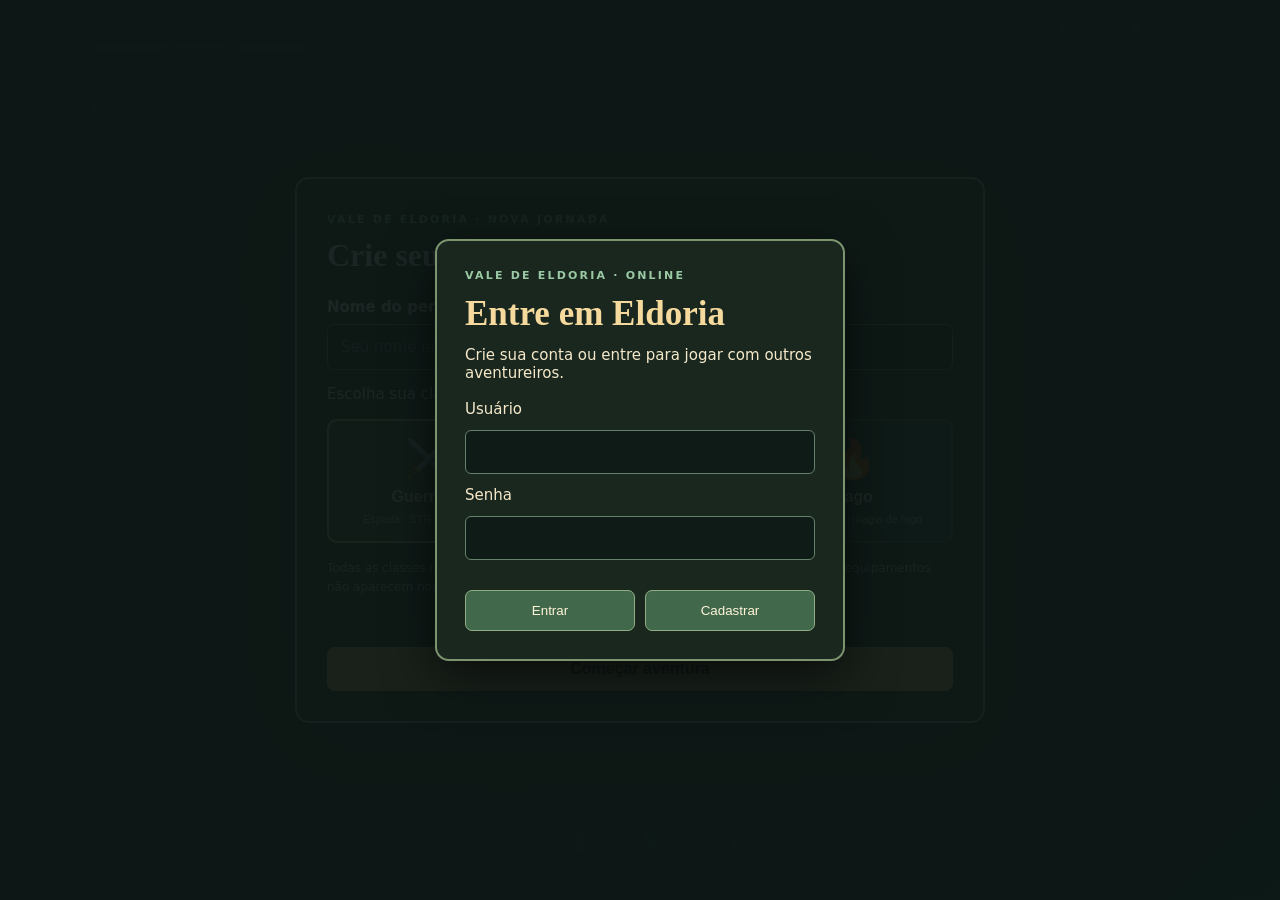
<file: index.html>
<!DOCTYPE html>

<html lang="pt-BR"><head><meta charset="utf-8"/><meta content="width=device-width,initial-scale=1" name="viewport"/><title>Vale de Eldoria — Ferreiro e Equipamentos</title><link href="style.css" rel="stylesheet"/></head><body>
<main class="layout"><header><div><span class="eyebrow">MINI RPG · PROTÓTIPO</span><h1>Vale de Eldoria</h1></div><div class="hint">Mover: <kbd>W</kbd><kbd>A</kbd><kbd>S</kbd><kbd>D</kbd> ou setas · <kbd>E</kbd> loja · Ataque automático · <kbd>Q</kbd> poção</div></header><section class="game"><div id="online-gate" class="online-gate" role="dialog" aria-label="Acesso online">
 <form id="online-auth-form" class="online-card">
 <span class="eyebrow">VALE DE ELDORIA · ONLINE</span><h1>Entre em Eldoria</h1>
 <p>Crie sua conta ou entre para jogar com outros aventureiros.</p>
 <label for="online-username">Usuário</label><input id="online-username" minlength="3" maxlength="24" required autocomplete="username"/>
 <label for="online-password">Senha</label><input id="online-password" type="password" minlength="8" required autocomplete="current-password"/>
 <p id="online-error" aria-live="polite"></p><div class="online-buttons">
 <button type="submit" name="action" value="login">Entrar</button>
 <button type="submit" name="action" value="register">Cadastrar</button></div>
 </form></div><div id="character-creation" class="creation-screen" role="dialog" aria-modal="true" aria-label="Criar personagem"><div class="creation-panel"><span class="eyebrow">VALE DE ELDORIA · NOVA JORNADA</span><h1>Crie seu aventureiro</h1><label for="new-hero-name">Nome do personagem</label><input id="new-hero-name" maxlength="20" autocomplete="off" placeholder="Seu nome em Eldoria" value=""/><p>Escolha sua classe inicial</p><div class="class-cards" id="class-cards"><button type="button" data-class="warrior" class="active"><span>⚔️</span><strong>Guerreiro</strong><small>Espada · STR · resistência</small></button><button type="button" data-class="archer"><span>🏹</span><strong>Arqueiro</strong><small>Arco · DEX · ataques à distância</small></button><button type="button" data-class="mage"><span>🔥</span><strong>Mago</strong><small>Cajado · INT · magia de fogo</small></button></div><p class="creation-note">Todas as classes recebem um conjunto inicial de couro, anel e colar exclusivos. Esses equipamentos não aparecem nos drops.</p><p id="creation-error" aria-live="polite"></p><button type="button" id="begin-adventure">Começar aventura</button></div></div><div id="ranking-panel" class="ranking-panel hidden"><div class="ranking-head"><strong>🏆 Ranking de Eldoria</strong><button id="ranking-close" type="button">✕</button></div><div class="ranking-scroll"><table><thead><tr><th>#</th><th>Personagem</th><th>Classe</th><th>Nível</th><th>XP</th></tr></thead><tbody id="ranking-rows"></tbody></table></div></div><canvas aria-label="Mapa do RPG" height="576" id="world" width="960"></canvas><a class="catalog-link catalog-ingame" href="catalogo.html" target="_blank" rel="noopener noreferrer" title="Abrir catálogo e simulador em outra aba">📚 Catálogo</a><div class="online-indicator"><span id="online-status">🔴 Offline</span><button id="ranking-toggle" type="button">🏆 Ranking</button><button id="online-logout" type="button">Sair</button></div><div class="hud"><div class="avatar" id="class-emblem">⚔</div><div class="hud-info"><div class="hud-title"><small id="level">Nv 1</small><strong id="hero-name">Aventureiro</strong><span id="hud-class">Guerreiro</span></div><div class="bar"><span id="hp-bar"></span><small id="hp-text">100 / 100 HP</small></div><div class="mp-bar"><span id="mp-bar"></span><small id="mp-text">40 / 40 MP</small></div><div class="xp-bar"><span id="xp-bar"></span></div><small id="xp-text">XP 0 / 40</small><div class="wallet">🪙 <span id="gold">0</span> ouro · 🎒 <span id="bag-count">0/30</span> · 🧪 <span id="potions">3</span> poções</div></div></div><button class="inventory-toggle" id="inventory-toggle" type="button" hidden aria-hidden="true" tabindex="-1">🎒 Inventário (I)</button><button class="character-toggle" id="character-toggle" type="button" hidden aria-hidden="true" tabindex="-1">🧙 Personagem (C)</button><div class="location" id="location">🌿 Clareira dos Slimes</div><div aria-live="polite" class="toast" id="toast"></div><button class="shop-toggle" id="shop-toggle" type="button" hidden aria-hidden="true" tabindex="-1">🏪 Loja (E perto)</button><button class="smith-toggle" id="smith-toggle" type="button" hidden aria-hidden="true" tabindex="-1">⚒️ Ferreiro (E perto)</button><div aria-label="Loja de Eldoria" aria-modal="true" class="shop hidden" id="shop" role="dialog"><div class="shop-panel"><div class="inventory-heading"><div><span class="eyebrow">MERCADOR DE ELDORIA</span><h2>🏪 Armazém do Refúgio</h2></div><button id="shop-close" type="button">✕ Fechar</button></div><p>Seu saldo: 🪙 <strong id="shop-gold">0</strong> ouro · ⏳ Nova oferta em <strong id="shop-timer">05:00</strong></p><p class="inventory-note">Estoque rotativo a cada 5 minutos. Tiers altos têm chances melhores de raridades elevadas. Cada compra gera afixos aleatórios.</p><div class="shop-items" id="shop-items"></div><p aria-live="polite" id="shop-message"></p></div></div><div aria-label="Ferreiro" class="shop hidden" id="smith" role="dialog"><div class="shop-panel smith-panel"><div class="inventory-heading"><div><span class="eyebrow">OFICINA DE ELDORIA</span><h2>⚒️ Ferreiro — Refinamento</h2></div><button id="smith-close" type="button">✕ Fechar</button></div><p>Ouro disponível: 🪙 <strong id="smith-gold">0</strong></p><p class="inventory-note">Escolha um equipamento na bolsa ou equipado. Cada tentativa consome apenas ouro, inclusive se falhar.</p><div class="smith-items" id="smith-items"></div><p aria-live="polite" id="smith-message"></p></div></div><div aria-label="Inventário" aria-modal="true" class="inventory hidden" id="inventory" role="dialog"><div class="inventory-panel"><div class="inventory-heading"><div><span class="eyebrow">EQUIPAMENTOS E LOOT</span><h2>Inventário <small id="inventory-capacity">0 / 30</small></h2></div><button id="inventory-close" type="button">✕ Fechar</button></div><div class="inventory-content"><section class="bag-section"><h3>Bolsa</h3><div class="inventory-grid" id="inventory-grid"></div><p class="inventory-note">Passe o mouse para ver os atributos. Clique para selecionar e equipar.</p></section><section class="inventory-side"><h3>Equipamentos</h3><div id="equipment-list"></div><div id="stats-list" class="inventory-summary"></div><div class="inventory-actions"><button disabled="" id="item-equip" type="button">Equipar</button><button disabled="" id="item-discard" type="button">🗑 Descartar</button><button id="item-discard-all" type="button">🪙 Vender tudo</button></div></section></div></div></div><div aria-label="Atributos do personagem" class="character hidden" id="character" role="dialog"><div class="character-panel wyd-panel"><div class="inventory-heading"><div><span class="eyebrow">FICHA DO AVENTUREIRO</span><h2>⚔ Personagem</h2></div><button id="character-close" type="button">✕</button></div><div class="wyd-tabs" role="tablist"><button id="tab-basic" class="active" type="button" role="tab" aria-selected="true">Básico</button><button id="tab-advanced" type="button" role="tab" aria-selected="false">Avançado</button></div><section id="character-basic" class="wyd-tab"><div id="basic-identity" class="wyd-identity"></div><div class="wyd-point-head">Pontos disponíveis: <strong id="stat-points">0</strong></div><div class="stat-rows"><div>💪 FOR <strong id="stat-str">5</strong><button id="add-str" type="button">+</button></div><div>🔮 INT <strong id="stat-int">5</strong><button id="add-int" type="button">+</button></div><div>⚡ DES <strong id="stat-dex">5</strong><button id="add-dex" type="button">+</button></div><div>❤️ CON <strong id="stat-con">5</strong><button id="add-con" type="button">+</button></div></div><div id="basic-stats" class="wyd-stat-table"></div><p class="wyd-note">Pontos por nível configuráveis · Distribuição permanente</p></section><section id="character-advanced" class="wyd-tab hidden"><div id="derived-stats" class="wyd-stat-table"></div></section></div></div><div class="item-tooltip hidden" id="item-tooltip" role="tooltip"></div><div class="confirm-discard hidden" id="confirm-discard"><div class="confirm-card"><h3 id="discard-title">Descartar item?</h3><p id="discard-description">Descartar <strong id="discard-name"></strong> permanentemente?</p><div><button id="discard-no">Cancelar</button><button id="discard-yes">Confirmar</button></div></div></div><div class="shop hidden" id="skill-shop" role="dialog" aria-label="Mestre de Habilidades"><div class="shop-panel"><div class="inventory-heading"><div><span class="eyebrow">MESTRE DE HABILIDADES</span><h2>✨ Academia Arcana</h2></div><button id="skill-shop-close" type="button">✕ Fechar</button></div><p>Ouro: 🪙 <strong id="skill-shop-gold">0</strong></p><p class="inventory-note">Compre habilidades permanentes ao atingir o nível exigido. Cada classe possui três habilidades próprias nos níveis 5, 20 e 30. Teclas 1, 2 e 3.</p><div id="skill-shop-items" class="shop-items"></div></div></div><div class="action-hud" aria-label="Barra de atalhos e magias"><div class="action-hud-heading"><span>⚡ ATALHOS & MAGIAS</span><small>Combate automático</small></div><div class="action-hud-content"><div class="quick-actions"><button type="button" id="quick-potion" title="Usar poção (Q)">🧪<small>Q · Poção</small></button><button type="button" id="quick-inventory" title="Inventário (I)">🎒<small>I · Bolsa</small></button><button type="button" id="quick-character" title="Personagem (C)">🛡️<small>C · Status</small></button></div><button type="button" id="auto-skill-toggle" class="auto-skill-button" aria-pressed="false" title="Ativar ou desativar uso automático das habilidades">✨<small>Auto Skill OFF</small></button><div class="action-hud-divider"></div><div class="skill-bar" id="skill-bar"></div></div></div></section><footer><span>⚔ Monstros perseguem você fora do refúgio. Ataque automático; 1–8 habilidades; Q usa poção; C distribui atributos.</span><span>Etapa 42 — PvE compartilhado · KS</span></footer><div class="mobile-controls"><button data-dir="up">▲</button><div><button data-dir="left">◀</button><button data-dir="down">▼</button><button data-dir="right">▶</button></div><div><button id="mobile-potion">🧪 Poção</button></div></div></main><script>document.addEventListener("DOMContentLoaded",()=>{document.getElementById("mobile-potion").onclick=()=>usePotion(performance.now());document.getElementById("quick-potion").onclick=()=>usePotion(performance.now());document.getElementById("quick-inventory").onclick=()=>document.getElementById("inventory-toggle").click();document.getElementById("quick-character").onclick=()=>document.getElementById("character-toggle").click();});</script><script src="config/rules.js"></script><script src="inventory.js"></script><script src="combat.js"></script><script src="shop.js"></script><script src="smith.js"></script><script src="client/online.js"></script><script src="game.js"></script></body></html>
</file>
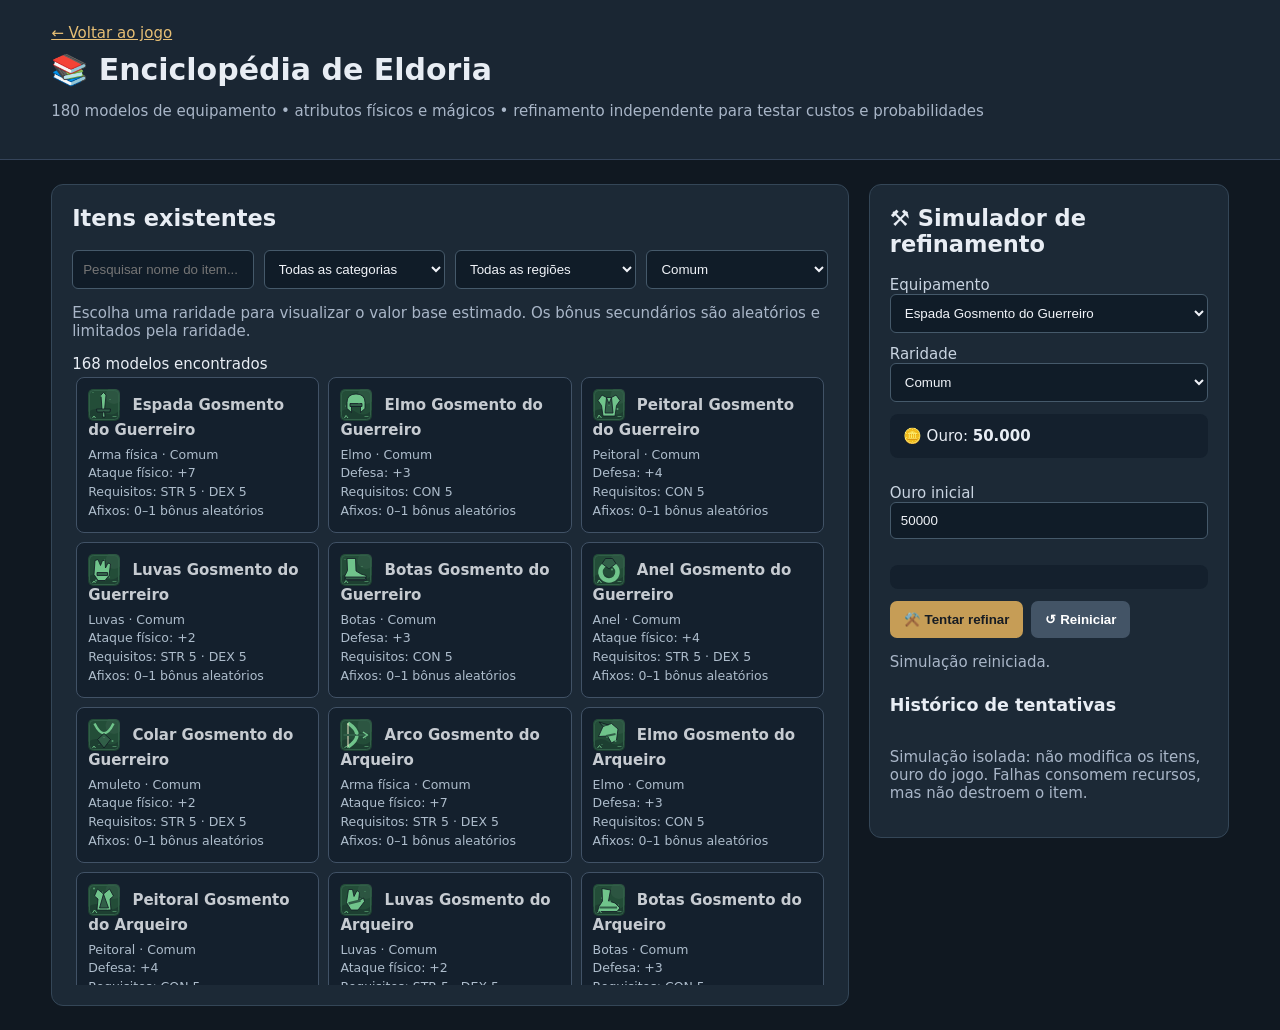
<file: catalogo.html>
<!doctype html><html lang="pt-BR"><head><meta charset="utf-8"><meta name="viewport" content="width=device-width, initial-scale=1"><title>Catálogo e Simulador — Eldoria</title><link rel="stylesheet" href="catalogo.css"></head><body><header><a href="index.html">← Voltar ao jogo</a><h1>📚 Enciclopédia de Eldoria</h1><p>180 modelos de equipamento • atributos físicos e mágicos • refinamento independente para testar custos e probabilidades</p></header><main><section class="card"><h2>Itens existentes</h2><div class="filters"><input id="search" placeholder="Pesquisar nome do item..." aria-label="Pesquisar"><select id="category"><option value="">Todas as categorias</option></select><select id="region"><option value="">Todas as regiões</option></select><select id="rarity"><option value="common">Comum</option><option value="uncommon">Incomum</option><option value="rare">Raro</option><option value="veryrare">Muito raro</option><option value="epic">Épico</option><option value="legendary">Legendário</option></select></div><p class="hint">Escolha uma raridade para visualizar o valor base estimado. Os bônus secundários são aleatórios e limitados pela raridade.</p><div id="catalog-count"></div><div id="catalog" class="catalog"></div></section><aside class="card"><h2>⚒️ Simulador de refinamento</h2><label>Equipamento <select id="sim-item"></select></label><label>Raridade <select id="sim-rarity"><option value="common">Comum</option><option value="uncommon">Incomum</option><option value="rare">Raro</option><option value="veryrare">Muito raro</option><option value="epic">Épico</option><option value="legendary">Legendário</option></select></label><div class="wallet">🪙 Ouro: <strong id="gold">50000</strong></div><div class="filters"><label>Ouro inicial <input id="gold-input" type="number" min="0" value="50000"></label></div><div id="sim-info"></div><div class="buttons"><button id="attempt">⚒️ Tentar refinar</button><button id="reset" class="secondary">↺ Reiniciar</button></div><p id="sim-result" aria-live="polite"></p><h3>Histórico de tentativas</h3><div id="history"></div><p class="hint">Simulação isolada: não modifica os itens, ouro do jogo. Falhas consomem recursos, mas não destroem o item.</p></aside></main><script src="catalog-data.js"></script><script src="catalogo.js"></script></body></html>
</file>
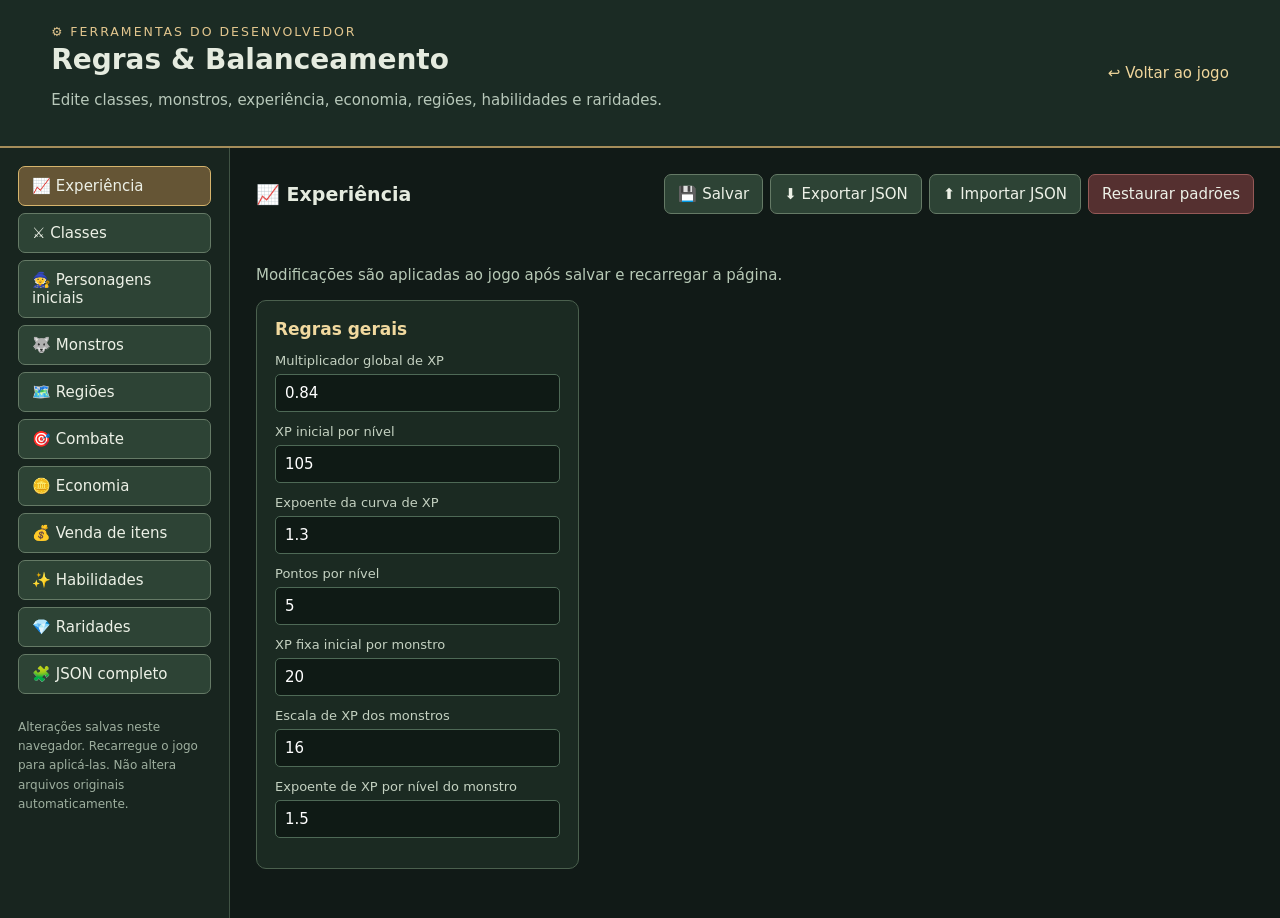
<file: painel.html>
<!doctype html><html lang="pt-BR"><head><meta charset="utf-8"><meta name="viewport" content="width=device-width,initial-scale=1"><title>Painel de Balanceamento — Eldoria</title><link rel="stylesheet" href="painel.css"></head><body><header><div><small>⚙️ FERRAMENTAS DO DESENVOLVEDOR</small><h1>Regras & Balanceamento</h1><p>Edite classes, monstros, experiência, economia, regiões, habilidades e raridades.</p></div><a href="index.html">↩ Voltar ao jogo</a></header><main><aside><nav id="tabs"></nav><div class="note">Alterações salvas neste navegador. Recarregue o jogo para aplicá-las. Não altera arquivos originais automaticamente.</div></aside><section class="workspace"><div class="toolbar"><h2 id="section-title">Configurações</h2><div class="actions"><button id="save">💾 Salvar</button><button id="export">⬇ Exportar JSON</button><label class="upload">⬆ Importar JSON<input type="file" id="import" accept="application/json" hidden></label><button id="reset" class="danger">Restaurar padrões</button></div></div><p id="message" aria-live="polite"></p><div id="content"></div></section></main><script src="config/rules.js"></script><script src="painel.js"></script></body></html>
</file>
<file: style.css>
*{box-sizing:border-box}body{margin:0;background:#101a17;color:#e9f2e7;font:15px system-ui,Segoe UI,sans-serif}.layout{max-width:1050px;margin:28px auto;padding:0 18px}header,footer{display:flex;align-items:center;justify-content:space-between;gap:20px}header{margin-bottom:18px}.eyebrow{color:#9bc9a4;letter-spacing:.2em;font-size:11px;font-weight:700}h1{font-family:Georgia,serif;font-size:35px;margin:4px 0}.hint,footer{color:#b1c1b5;font-size:13px}kbd{background:#30463b;border:1px solid #5a7563;border-radius:4px;padding:3px 7px;margin:0 2px;color:white}.game{position:relative;border:5px solid #354e3d;border-radius:13px;overflow:hidden;box-shadow:0 18px 55px #0008;background:#314e35}canvas{display:block;width:100%;height:auto;image-rendering:pixelated}.hud,.location,.toast{position:absolute;background:#16231cdb;border:1px solid #66856a;border-radius:8px}.hud{top:15px;left:15px;display:flex;gap:12px;padding:10px 14px;min-width:210px}.hud small{color:#c3d6c2;font-size:11px}.avatar{background:#486b50;padding:11px;border-radius:6px;font-size:24px}.bar{background:#49342e;width:140px;height:10px;margin:7px 0 2px;border-radius:4px;overflow:hidden}.bar span{display:block;background:#db6b62;width:100%;height:100%}.location{top:15px;right:15px;padding:10px 13px;font-size:12px}.toast{left:50%;bottom:22px;transform:translateX(-50%);padding:10px 15px;opacity:0;transition:opacity .2s;pointer-events:none;white-space:nowrap}.toast.show{opacity:1}footer{padding:15px 2px}.mobile-controls{display:none;text-align:center;margin-top:15px}.mobile-controls button{background:#314b3a;color:#fff;border:1px solid #7da887;border-radius:8px;width:55px;height:46px;margin:3px;touch-action:none}@media(max-width:750px){header{display:block}.hint{margin-top:12px}.location{top:auto;bottom:12px;right:12px}.hud{transform:scale(.8);transform-origin:top left}.mobile-controls{display:block}footer{font-size:11px}}

.xp-bar{background:#344b3e;width:140px;height:5px;margin:5px 0 2px;border-radius:3px;overflow:hidden}.xp-bar span{display:block;width:0;background:#d9b968;height:100%}.wallet{font-size:11px;margin-top:6px;color:#ead7a6}.battle{position:absolute;inset:0;z-index:5;background:#101a17e8;display:grid;place-items:center;padding:15px}.hidden{display:none!important}.battle-panel{width:min(680px,100%);background:#203128;border:2px solid #66856a;border-radius:12px;box-shadow:0 15px 60px #0009;overflow:hidden}.battle-heading{display:flex;justify-content:space-between;align-items:center;padding:15px 22px;background:#293e31;gap:12px}.battle-heading h2{margin:4px 0;font:27px Georgia,serif}.battle-heading span{font-size:12px;color:#c2d4c1}.enemy-health{text-align:right}.enemy-health .bar{width:140px;margin-left:auto}.battle-stage{display:flex;align-items:center;justify-content:space-around;min-height:185px;background:#3e5b42;padding:15px}.fighter{display:flex;align-items:center;flex-direction:column;gap:5px}.fighter-art{font-size:60px;filter:drop-shadow(0 6px 2px #0004)}.fighter span{font-size:12px}.versus{color:#e7d2a2;font:bold 19px Georgia,serif}.battle-bottom{padding:15px 20px}.battle-log{height:88px;overflow-y:auto;background:#14221b;border:1px solid #49624d;padding:8px 12px;font-size:12px;line-height:1.65;margin-bottom:12px}.battle-log p{margin:2px 0}.battle-actions{display:grid;grid-template-columns:repeat(2,1fr);gap:9px}.battle-actions button,.continue{padding:11px;background:#385840;border:1px solid #7da887;color:#fff;border-radius:7px;font-weight:650;cursor:pointer}.battle-actions button:hover:not(:disabled),.continue:hover{background:#507459}.battle-actions button:disabled{opacity:.45;cursor:wait}.continue{width:100%;background:#8c6c38}.battle-result{font-weight:700;color:#f4d389}@media(max-width:600px){.battle{padding:5px}.battle-heading{padding:8px 12px}.battle-stage{min-height:125px}.fighter-art{font-size:38px}.battle-bottom{padding:8px}.battle-log{height:65px}.battle-actions button{padding:8px}.battle-heading h2{font-size:20px}}

/* Etapa 3: inventário */
.inventory-toggle{position:absolute;z-index:2;right:15px;top:59px;background:#1e3227;color:#eaf5e9;border:1px solid #8aa98b;padding:9px 13px;border-radius:7px;cursor:pointer;font-weight:650}.inventory{position:absolute;inset:0;z-index:6;background:#101a17ec;display:grid;place-items:center;padding:12px}.inventory-panel{width:min(800px,100%);max-height:100%;overflow-y:auto;background:#203128;border:2px solid #66856a;border-radius:12px}.inventory-heading{padding:13px 18px;background:#293e31;display:flex;justify-content:space-between;align-items:center;gap:10px}.inventory-heading h2{margin:3px 0;font:25px Georgia,serif}.inventory-heading small{font:13px system-ui;color:#b7ceb8}.inventory-heading button,.inventory-actions button{background:#385840;color:white;border:1px solid #7da887;border-radius:6px;padding:9px;cursor:pointer}.inventory-content{display:grid;grid-template-columns:1.1fr 1fr;gap:18px;padding:16px}.inventory-content h3{font-size:14px;margin:4px 0 12px;color:#c9ddc8}.inventory-grid{display:grid;grid-template-columns:repeat(6,minmax(0,1fr));gap:6px}.item-slot{height:48px;background:#14251b;color:#a4b6a8;border:1px solid #42594a;border-radius:6px;font-size:23px;cursor:pointer}.item-slot:disabled{opacity:.55;cursor:default}.inventory-note{font-size:11px;color:#b6c8b7;line-height:1.5}.equip-row{display:block;width:100%;margin-bottom:5px;text-align:left;background:#182b20;border:1px solid #45614c;border-radius:5px;color:#dce8dc;padding:7px;font-size:12px;cursor:pointer}.equip-row:disabled{opacity:.7;cursor:default}.rarity-common{border-color:#84948a}.rarity-uncommon{border-color:#5abf7c}.rarity-rare{border-color:#4e98e9}.rarity-epic{border-color:#bd7aef}.rarity-legendary{border-color:#f0b84f}.rarity-mythic{border-color:#f06e78}.selected{outline:2px solid #fff;outline-offset:1px}.item-details{min-height:90px;background:#14251b;border:1px solid #42594a;border-radius:6px;margin-top:12px;padding:10px;font-size:12px}.item-details p{margin:5px 0}.inventory-actions{display:flex;gap:8px;margin-top:9px}.inventory-actions button{flex:1}.inventory-actions button:disabled{opacity:.4;cursor:default}#stats-list{font-size:13px;margin-bottom:8px}@media(max-width:620px){.inventory-content{grid-template-columns:1fr;gap:8px}.inventory-panel{max-height:100%}.item-slot{height:38px}.inventory-toggle{top:auto;bottom:50px;right:10px;font-size:11px;padding:7px}}

/* Etapa 4: atributos e barra de magia */
.mp-bar{height:5px;background:#25364e;border-radius:4px;overflow:hidden;margin-top:5px}.mp-bar span{display:block;height:100%;width:100%;background:#6d9fe8}
.character-toggle{position:absolute;right:16px;top:64px;z-index:4;border:1px solid #65735d;background:#1f3329;color:#f4ead2;border-radius:8px;padding:9px 13px;cursor:pointer}
.character{position:absolute;inset:0;z-index:12;background:#07100bd9;display:flex;align-items:center;justify-content:center;padding:16px}.character.hidden{display:none}.character-panel{width:min(510px,100%);background:#18251e;color:#f4ead2;border:1px solid #69866a;border-radius:14px;padding:22px;box-shadow:0 20px 60px #0008}.stat-rows{display:grid;gap:9px;margin:16px 0}.stat-rows>div{display:flex;align-items:center;gap:12px;justify-content:space-between;background:#25362b;border-radius:8px;padding:10px}.stat-rows strong{margin-left:auto}.stat-rows button{background:#81ad75;border:0;border-radius:6px;padding:7px 13px;font-weight:bold;cursor:pointer}.stat-rows button:disabled{opacity:.35;cursor:not-allowed}#derived-stats{line-height:1.7;color:#e4d4a8}

/* Etapa 6 — loja */
.shop-toggle{position:absolute;right:15px;top:110px;z-index:4;background:#58462e;border:1px solid #d2a963;border-radius:7px;color:#fff;padding:9px 12px;cursor:pointer}.shop{position:absolute;inset:0;z-index:15;background:#07100be8;display:grid;place-items:center;padding:15px}.shop-panel{background:#203128;border:2px solid #a78a52;border-radius:12px;width:min(650px,100%);max-height:100%;overflow-y:auto;padding:0 16px 15px}.shop-panel .inventory-heading{margin:0 -16px 12px}.shop-panel h2{margin:3px 0;font:24px Georgia,serif}.shop-items{display:grid;gap:8px}.shop-item{display:flex;justify-content:space-between;align-items:center;gap:10px;background:#15251b;border:1px solid #4b614b;border-radius:8px;padding:10px}.shop-item small{display:block;color:#b7c9b7;margin-top:4px}.shop-item button{white-space:nowrap;background:#755b30;color:#fff;border:1px solid #b99a59;border-radius:6px;padding:9px;cursor:pointer}.shop-item button:disabled{opacity:.4;cursor:not-allowed}.shop-panel .inventory-heading button{background:#385840;color:white;border:1px solid #7da887;border-radius:6px;padding:9px;cursor:pointer}#shop-message{color:#e6d08b}@media(max-width:620px){.shop-toggle{top:auto;bottom:87px;right:10px;font-size:11px;padding:7px}.shop-item{font-size:12px}}

.affix-line{color:#f3d58b;font-weight:700;line-height:1.5}.shop-item small{display:block;margin-top:3px}

/* Etapa 8 — mapa em tela cheia, painéis laterais estilo RPG clássico */
html,body{width:100%;height:100%;overflow:hidden}.layout{width:100vw;height:100dvh;max-width:none;margin:0;padding:0;position:relative}header,footer{display:none}.game{width:100%;height:100%;border:0;border-radius:0;box-shadow:none}canvas{width:100%;height:100%;object-fit:fill}.hud{z-index:3;top:12px;left:12px;transform:scale(.88);transform-origin:top left}.location{top:12px;right:12px;z-index:3}.inventory-toggle,.character-toggle,.shop-toggle,.smith-toggle{z-index:4;right:12px;top:auto;bottom:12px}.character-toggle{right:160px}.shop-toggle{right:300px}.smith-toggle{right:435px;background:#4a3930;border:1px solid #d0a66c;color:#fff;border-radius:7px;padding:9px 12px;cursor:pointer}.inventory,.character{background:transparent;pointer-events:none;display:block;padding:0;z-index:10}.inventory-panel,.character-panel{pointer-events:auto;position:absolute;top:50px;max-height:calc(100dvh - 110px);overflow-y:auto;background:#1b211feF;border:2px solid #777b72;border-radius:5px;box-shadow:0 8px 32px #000b;padding:0}.inventory-panel{right:14px;width:340px}.character-panel{left:14px;width:310px;padding:0 12px 14px}.inventory-heading{padding:9px 11px;background:#2b302e}.inventory-heading h2{font:20px Georgia,serif}.inventory-content{display:flex;flex-direction:column;gap:5px;padding:9px}.inventory-content h3{font-size:12px;margin:5px 0}.inventory-grid{grid-template-columns:repeat(6,minmax(0,1fr));gap:3px}.item-slot{height:43px;position:relative;border-radius:2px;font-size:21px}.slot-refine{position:absolute;bottom:1px;right:2px;font-size:9px;color:#ffe19b}.inventory-side{font-size:11px}.equip-row{display:inline-block;width:calc(50% - 4px);margin:2px;font-size:10px;white-space:nowrap;overflow:hidden;text-overflow:ellipsis}.item-details{min-height:0;margin-top:5px;padding:7px}.inventory-note{margin:4px 0}.character-panel .inventory-heading{margin:0 -12px 8px}.character-panel .stat-rows{gap:4px;margin:9px 0}.stat-rows>div{padding:6px 7px;font-size:12px}.stat-rows button{padding:4px 9px}.panel-help{font-size:11px;color:#b5c6b5}.character-panel #derived-stats{font-size:12px}.shop{z-index:16}.item-tooltip{position:fixed;z-index:100;pointer-events:none;width:242px;padding:12px;background:rgba(10,16,20,.92);border:1px solid #a8a18a;box-shadow:0 8px 28px #000b;border-radius:4px;color:#e8eadc;font-size:12px;line-height:1.65}.tip-name{font-size:14px;font-weight:800}.tip-meta{color:#b8c4b8}.tip-power{color:#fff}.tip-bonus{color:#e8c56c;margin-top:5px}.tip-requirements{margin-top:7px;border-top:1px solid #536057;padding-top:5px}.tip-status,.require-ok{color:#91dfa6}.require-no{color:#f0a09b}.rarity-text-rare{color:#73b7ff}.rarity-text-epic{color:#d2a0ff}.rarity-text-legendary{color:#ffcd6b}.rarity-text-mythic{color:#ff8888}.smith-items{display:grid;gap:6px}.smith-panel{width:min(640px,95vw)}#smith-message{color:#eacb82}@media(max-width:760px){.inventory-panel{right:5px;top:58px;width:min(335px,94vw)}.character-panel{left:5px;top:58px;width:min(300px,90vw)}.mobile-controls{display:none}.inventory-toggle,.character-toggle,.shop-toggle,.smith-toggle{bottom:8px;right:auto;font-size:10px;padding:6px}.inventory-toggle{left:5px}.character-toggle{left:105px}.shop-toggle{left:208px}.smith-toggle{left:290px}.hud{transform:scale(.68)}.location{top:6px;right:6px;font-size:10px}}

/* Etapa 9 — Equipamentos em cima, bolsa embaixo; HUD não pausa a simulação */
.inventory-panel{width:300px;max-height:calc(100dvh - 85px)}
.inventory-content{display:flex;flex-direction:column;padding:7px;gap:7px}
.inventory-side{order:0;display:flex;flex-direction:column}
.bag-section{order:1;border-top:1px solid #69736b;padding-top:8px}
#equipment-list{display:grid;grid-template-columns:repeat(4,minmax(0,1fr));gap:4px;margin:5px 0 9px}
.equip-row{width:100%;height:55px;margin:0;display:flex;flex-direction:column;justify-content:center;align-items:center;padding:2px;position:relative;overflow:hidden;border-radius:2px}
.equip-row:disabled{opacity:.65}.equip-slot-icon{font-size:23px;line-height:25px}.equip-row small{font-size:9px;color:#aab9aa}.equip-row b{position:absolute;right:2px;top:1px;font-size:10px;color:#f4ce65}
.inventory-grid{grid-template-columns:repeat(6,minmax(0,1fr));gap:3px}.item-slot{height:38px}
#stats-list{font-size:10px;line-height:1.35}#item-details{font-size:10px;max-height:105px;overflow:auto}
.inventory-note{font-size:10px}.inventory-actions button{padding:5px}
.confirm-discard{position:absolute;inset:0;z-index:30;display:grid;place-items:center;background:#0005;pointer-events:auto}.confirm-card{width:min(310px,92vw);padding:20px;background:#1b2521;border:2px solid #b5a27c;box-shadow:0 14px 55px #000b;border-radius:8px;color:#fff}.confirm-card h3{margin:0 0 12px}.confirm-card div{display:flex;gap:9px;justify-content:flex-end}.confirm-card button{background:#334c3a;border:1px solid #829d82;color:#fff;border-radius:5px;padding:8px 12px;cursor:pointer}
.skill-bar{position:absolute;bottom:52px;left:50%;transform:translateX(-50%);z-index:5;display:flex;gap:5px;pointer-events:auto}.skill-bar button{padding:8px;background:#203329e8;border:1px solid #9a9c72;color:#f4eacb;border-radius:5px;white-space:nowrap;cursor:pointer;font-size:11px}.skill-bar button:disabled{opacity:.5}.item-tooltip{z-index:40}
@media(max-width:720px){.skill-bar{bottom:44px;left:50%;max-width:96vw;overflow-x:auto}.skill-bar button{font-size:9px;padding:5px}.inventory-panel{width:270px}.item-slot{height:33px}}

/* Etapa 10 */
.skill-bar{bottom:12px;max-width:min(850px,calc(100vw - 32px));width:max-content;display:flex;gap:4px;background:#111b18e8;border:1px solid #637c69;padding:6px;border-radius:7px}.skill-bar .skill-cell{width:90px;min-width:72px;height:69px;display:flex;flex-direction:column;align-items:center;justify-content:center;gap:2px;position:relative;padding:4px;background:#26382e;border:1px solid #8f9e83}.skill-cell .skill-icon{font-size:23px}.skill-cell small{font-size:9px;max-width:100%;white-space:normal;line-height:1.15}.skill-cell em{position:absolute;inset:0;background:#0b1515b9;display:grid;place-items:center;font-size:18px;font-weight:bold;font-style:normal}.derived-grid{display:grid;grid-template-columns:1fr 1fr;gap:4px}.derived-grid>div{display:flex;flex-direction:column;background:#25352b;padding:6px;border-radius:4px}.derived-grid span{font-size:10px;color:#b3c8b7}.derived-grid strong{font-size:12px;color:#f1e9cc}.character-panel{max-height:calc(100dvh - 105px)}@media(max-width:800px){.skill-bar{bottom:42px;overflow-x:auto;max-width:94vw}.skill-bar .skill-cell{min-width:68px;height:60px}.skill-cell small{font-size:8px}}

/* Etapa 11: janelas não modais, com combate ativo ao fundo */
.shop{background:transparent!important;pointer-events:none!important;display:block!important;padding:0!important;z-index:12!important}
.shop.hidden{display:none!important}
.shop-panel{pointer-events:auto;position:absolute;top:70px;right:14px;width:min(430px,92vw);max-height:calc(100dvh - 135px);overflow:auto;background:rgba(24,31,28,.96);border:1px solid #8e917c;border-radius:6px;box-shadow:0 10px 35px #0009}
.smith-panel{right:14px;width:min(440px,92vw)}
#skill-shop .shop-panel{right:14px;width:min(430px,92vw)}
.rarity-veryrare{border-color:#36c7cb!important;box-shadow:inset 0 0 5px #36c7cb50}
.rarity-legendary{border-color:#f2c34d!important;box-shadow:inset 0 0 8px #d6a32888}
.rarity-text-veryrare{color:#63dce1}.rarity-text-legendary{color:#ffd15e}
#item-details{display:none!important}
.auto-toggle{position:absolute;z-index:5;bottom:58px;right:12px;background:#263f43;color:#dcf8ee;border:1px solid #80b8af;border-radius:5px;padding:9px 12px;cursor:pointer}
@media(max-width:760px){.auto-toggle{bottom:45px;right:10px}.shop-panel{top:80px;right:5px}}

/* Etapa 13: ferreiro destaca os itens equipados no início da lista */
.smith-equipped{border:2px solid #e9bc58!important;background:rgba(111,83,29,.27)!important;box-shadow:inset 3px 0 #f4c66b}
.equipped-tag{display:inline-block;margin-left:9px;padding:2px 6px;border:1px solid #eac46d;border-radius:4px;background:#594721;color:#ffe3a0;font-size:10px;font-weight:800;vertical-align:middle}
.smith-item:not(.smith-equipped){opacity:.93}
#item-discard-all{background:#58332f;border-color:#b77c6e}
#item-discard-all:not(:disabled):hover{background:#79433b}
.inventory-actions{flex-wrap:wrap}.inventory-actions button{flex:1 1 29%;font-size:11px}

.catalog-link{display:inline-block;padding:7px 11px;border:1px solid #c7a65b;border-radius:7px;background:#30291e;color:#ffe3a0;text-decoration:none;font-weight:700}.catalog-link:hover{background:#493b24}

/* Etapa 16: ícones individuais e catálogo dentro do jogo */
.item-art{display:inline-block;width:29px;height:29px;object-fit:contain;vertical-align:middle;image-rendering:auto;flex-shrink:0;border-radius:4px}
.item-slot .item-art{width:30px;height:30px}.equip-slot-icon .item-art{width:26px;height:26px}.tooltip-art{width:31px;height:31px;vertical-align:middle;margin-right:5px}
.catalog-ingame{position:absolute;left:12px;top:150px;z-index:12;box-shadow:0 3px 12px #0008;font-size:12px;pointer-events:auto}
@media(max-width:750px){.catalog-ingame{top:126px;left:5px;padding:5px 7px;font-size:10px}}

/* Etapa 20: ícones maiores e loja com arte */
.shop-art{width:48px;height:54px;object-fit:contain;vertical-align:middle;margin-right:9px;filter:drop-shadow(0 2px 2px #0008)}
.shop-item strong{display:flex;align-items:center;gap:4px;font-size:13px}
.item-art{object-fit:contain;image-rendering:auto}
.shop-item{min-height:69px}

/* Etapa 23: criação de personagem em tela cheia */
.creation-screen{position:absolute;inset:0;z-index:110;background:linear-gradient(135deg,#101e18f5,#14271ef9);display:grid;place-items:center;padding:18px;overflow:auto;pointer-events:auto}.creation-screen.hidden{display:none}.creation-panel{width:min(690px,96vw);background:#1e3026;border:2px solid #8eaa81;border-radius:14px;padding:30px;box-shadow:0 22px 90px #000c;color:#edf3e8}.creation-panel h1{font-size:32px;margin:10px 0 24px}.creation-panel label{display:block;margin-bottom:8px;font-weight:700}.creation-panel input{width:100%;background:#101c17;color:#fff;border:1px solid #739278;border-radius:7px;padding:13px;font:inherit}.class-cards{display:grid;grid-template-columns:repeat(3,1fr);gap:10px;margin:16px 0}.class-cards button{background:#263d30;border:2px solid #4c6652;border-radius:10px;color:#eaf1e8;cursor:pointer;padding:16px 9px;display:flex;flex-direction:column;align-items:center;gap:7px}.class-cards button.active{border-color:#e2c37b;background:#3b4833}.class-cards button>span{font-size:38px}.class-cards button strong{font-size:16px}.class-cards button small{font-size:11px;color:#bdcdbb}.creation-note{font-size:12px;color:#b8cdb8;line-height:1.6}#creation-error{color:#f4a5a5;min-height:20px}#begin-adventure{width:100%;background:#d1a95d;color:#1a231c;border:0;border-radius:8px;padding:13px;font-size:16px;font-weight:800;cursor:pointer}@media(max-width:540px){.creation-panel{padding:15px}.class-cards{gap:5px}.class-cards button{padding:9px 3px}.class-cards button>span{font-size:25px}.class-cards button strong{font-size:12px}.class-cards button small{font-size:9px}}

/* ETAPA 24 — Inventário estilo WYD: boneco de equipamentos acima da bolsa */
.inventory-panel{width:322px;background:#191d1aef;border:2px solid #b09b73;box-shadow:0 14px 40px #000c}
.inventory-heading{background:#342f25;border-bottom:1px solid #9c8761}
.inventory-content{display:flex;flex-direction:column;gap:9px;padding:10px}
.inventory-side{order:0;display:flex;flex-direction:column;gap:5px}
.bag-section{order:1;border-top:2px solid #77694e;padding-top:9px}
#equipment-list{display:grid;grid-template-columns:repeat(5,minmax(0,1fr));grid-template-rows:repeat(3,57px);gap:5px;justify-items:stretch;align-items:stretch;padding:12px 8px;background:radial-gradient(ellipse at center,#3d4034 0%,#222921 65%,#151c17 100%);border:1px solid #736f58;border-radius:3px;position:relative;margin:0 0 6px}
#equipment-list:before{content:'⚔';position:absolute;top:39px;left:calc(50% - 17px);font-size:44px;color:#b8a77a35;pointer-events:none}
.equip-row{height:57px;width:100%;margin:0;border:1px solid #756c55;background:#151d18e8;z-index:1;position:relative;border-radius:3px}
.equip-row[data-slot="helmet"]{grid-column:3;grid-row:1}
.equip-row[data-slot="weapon"]{grid-column:1;grid-row:2}
.equip-row[data-slot="armor"]{grid-column:3;grid-row:2}
.equip-row[data-slot="gloves"]{grid-column:5;grid-row:2}
.equip-row[data-slot="boots"]{grid-column:3;grid-row:3}
.equip-row[data-slot="ring"]{grid-column:1;grid-row:3}
.equip-row[data-slot="amulet"]{grid-column:5;grid-row:3}
.equip-row:not(:disabled){border-color:#d6b968;box-shadow:inset 0 0 0 1px #b9a26550}
.equip-row:disabled{opacity:.75}
.equip-row .equip-slot-icon .item-art{width:34px;height:34px}
.equip-row small{font-size:9px}
.inventory-grid{grid-template-columns:repeat(6,minmax(0,1fr));gap:4px}
.item-slot{height:42px;background:#111912;border-color:#5e6350}
.item-slot:hover:not(:disabled),.equip-row:hover:not(:disabled){background:#354333;filter:brightness(1.15)}
.inventory-summary{font-size:10px;color:#d3c5a5;line-height:1.5}
.inventory-actions{margin-top:4px}
.item-tooltip{width:max-content;max-width:min(660px,calc(100vw - 16px));padding:0;background:#101613f7;border:1px solid #c1ad79;box-shadow:0 12px 42px #000e;z-index:150;overflow:hidden}
.compare-columns{display:grid;grid-template-columns:minmax(220px,1fr) minmax(220px,1fr);gap:0}
.compare-candidate,.compare-equipped,.comparison-alone{padding:12px;min-width:0;max-width:320px}
.compare-equipped{border-left:1px solid #756f54;background:#181e19}
.compare-label{font-size:10px;letter-spacing:1px;font-weight:800;color:#d4b77a;border-bottom:1px solid #615d49;padding-bottom:5px;margin-bottom:8px}
.compare-stats-title{font-size:10px;color:#c8b995;margin-top:10px;border-top:1px solid #4b5849;padding-top:7px}
.compare-stat{display:grid;grid-template-columns:1fr auto auto;gap:7px;align-items:center;font-size:11px;padding:2px 0}
.compare-stat span{color:#cdd3c8}.compare-stat small{min-width:52px;text-align:right}
.compare-worse b,.compare-worse small{color:#ff6767;font-weight:800}
.compare-better b,.compare-better small{color:#75e19a;font-weight:800}
.compare-same b,.compare-same small{color:#bdc8bb}
@media(max-width:600px){.inventory-panel{width:min(322px,94vw)}.item-tooltip{max-width:calc(100vw - 12px);font-size:10px}.compare-columns{grid-template-columns:minmax(0,1fr) minmax(0,1fr)}.compare-candidate,.compare-equipped{padding:7px;min-width:0}.compare-stat{grid-template-columns:1fr auto;gap:2px}.compare-stat small{grid-column:2}.tip-name{font-size:11px}}

/* Etapa 25 — identificação inequívoca de item equipado vs. bolsa */
.item-tooltip .item-is-equipped{box-shadow:inset 0 0 0 2px #d6b45e;background:#262719;}
.item-tooltip .item-is-bag{box-shadow:inset 0 0 0 2px #638a9b;background:#17252c;}
.item-tooltip .compare-label-equipped{color:#ffe08b;background:#4b3b16;padding:7px 8px;border-radius:3px;border-bottom:0;}
.item-tooltip .compare-label-bag{color:#bce6ff;background:#244454;padding:7px 8px;border-radius:3px;border-bottom:0;}
.item-tooltip .compare-empty{font-size:11px;color:#aab9c2;margin-top:8px;}

/* Etapa 26 — Ficha de personagem em duas abas, inspirada na organização WYD */
.character-panel.wyd-panel{width:330px;max-height:calc(100dvh - 105px);overflow:auto;background:#1b1917f5;border:2px solid #89765c;color:#e9dfc7;font-family:Arial,sans-serif;box-shadow:0 8px 30px #000c}
.wyd-panel .inventory-heading{background:linear-gradient(#51402f,#2b211a);border-bottom:1px solid #a08c70;margin:0 -12px 0;padding:9px 12px}
.wyd-panel .inventory-heading h2{font-size:17px}.wyd-tabs{display:flex;gap:3px;margin:8px 0;border-bottom:1px solid #806d55;padding-bottom:4px}
.wyd-tabs button{flex:1;cursor:pointer;border:1px solid #78634e;border-radius:3px 3px 0 0;background:#292724;color:#cfc4ac;padding:8px;font-weight:600}
.wyd-tabs button.active{background:#6b5036;color:#fff0d4;border-color:#d1ac6e}
.wyd-tab.hidden{display:none}.wyd-identity,.wyd-stat-table{display:grid;gap:2px}.wyd-stat-row{display:flex;align-items:center;justify-content:space-between;gap:10px;min-height:25px;padding:3px 7px;border:1px solid #443e36;background:#252320;border-radius:2px;font-size:12px}
.wyd-stat-row span{color:#d7ccb6}.wyd-stat-row strong{color:#f3e5b8;font-variant-numeric:tabular-nums;text-align:right;overflow-wrap:anywhere}
.wyd-point-head{display:flex;justify-content:space-between;font-size:12px;margin-top:10px;padding:5px;background:#393025;color:#f4dca7}
.wyd-panel .stat-rows{display:grid;grid-template-columns:1fr 1fr;gap:5px;margin:7px 0 11px}.wyd-panel .stat-rows>div{display:flex;align-items:center;gap:5px;justify-content:space-between;background:#302b25;border:1px solid #5b5144;border-radius:3px;padding:5px;font-size:12px}
.wyd-panel .stat-rows strong{margin-left:auto}.wyd-panel .stat-rows button{background:#7d5e3d;color:#f8e8b6;border:1px solid #c5a170;padding:2px 7px;border-radius:3px}
.wyd-note{font-size:10px;color:#ac9c7f}.tip-origin{margin:6px 0;padding:5px 7px;background:#27302c;border-left:2px solid #a9b788;color:#d3dfcb;font-size:11px}

/* Etapa 27 — HUD compacto de fantasia inspirado na disposição da referência */
.hud{top:12px;left:12px;display:flex;align-items:center;gap:0;padding:5px 9px 5px 6px;min-width:290px;width:310px;height:74px;border:2px solid #88725b;border-radius:36px 9px 9px 36px;background:linear-gradient(180deg,#3c302c 0%,#151519 65%,#161719 100%);box-shadow:inset 0 0 0 2px #161315,0 4px 10px #000b;transform:none;z-index:5}
.hud .avatar{flex:none;display:grid;place-items:center;width:61px;height:61px;border:4px ridge #a89783;border-radius:50%;font-size:27px;color:#f4d2a1;background:radial-gradient(circle at 40% 30%,#a94152,#771e36 60%,#250e1c);box-shadow:inset 0 0 0 3px #22191c,0 0 0 1px #000}
.hud-info{min-width:0;flex:1;margin-left:9px}.hud-title{display:flex;align-items:center;gap:6px;height:18px;font-size:11px;color:#f7e4c6;white-space:nowrap}.hud-title strong{font-size:12px;max-width:110px;overflow:hidden;text-overflow:ellipsis}.hud-title #level{color:#e9d5ae;font-size:10px}.hud-title #hud-class{margin-left:auto;font-size:9px;color:#cab79b}.hud .bar,.hud .mp-bar{position:relative;width:100%;height:15px;margin:2px 0 0;border:2px solid #78695c;border-radius:5px;background:#251619;overflow:hidden;box-shadow:inset 0 2px 4px #0008}.hud .bar span,.hud .mp-bar span{position:absolute;inset:0 auto 0 0;display:block;height:100%;border-radius:2px}.hud .bar span{background:linear-gradient(180deg,#ff8580,#e31727 55%,#9b0914)}.hud .mp-bar span{background:linear-gradient(180deg,#8fcdff,#126be2 55%,#05359c)}.hud .bar small,.hud .mp-bar small{position:absolute;inset:0;display:grid;place-items:center;color:white;font-size:10px;font-weight:700;text-shadow:1px 1px 2px #000;z-index:1}.hud .xp-bar{position:absolute;top:73px;left:65px;width:239px;height:3px;margin:0}.hud .xp-bar span{background:#d3a84d}.hud #xp-text{display:none}.hud .wallet{position:absolute;top:82px;left:10px;margin:0;padding:3px 7px;background:#171a1acb;border:1px solid #75694b;border-radius:4px;font-size:10px}.hud .hud-info>small{display:none}@media(max-width:760px){.hud{transform:scale(.78);transform-origin:top left}}

/* Etapa 28 */
.catalog-ingame{left:14px!important;top:auto!important;bottom:112px!important;z-index:5!important}
.character:not(.hidden)~.catalog-ingame{visibility:hidden}
.game:has(.character:not(.hidden)) .catalog-ingame{display:none!important}
.item-tooltip{position:fixed!important;z-index:999!important;background:rgba(9,14,18,.88)!important;backdrop-filter:blur(8px);max-height:calc(100dvh - 16px);overflow:hidden}
.item-tooltip.comparing{width:min(570px,calc(100vw - 20px))!important}
.compare-class-warning,.class-blocked{color:#ff7c83!important;font-weight:800;background:rgba(139,21,36,.24);padding:5px;border:1px solid #d54b58;border-radius:4px}
@media(max-width:750px){.catalog-ingame{bottom:100px!important;left:8px!important}.item-tooltip.comparing{width:min(480px,calc(100vw - 20px))!important}}

/* Etapa 29 — Legibilidade de equipamentos e destaque de raridade. */
.item-tooltip .tip-power{font-size:17px!important;font-weight:900!important;line-height:1.5;color:#fff1ca!important;letter-spacing:.1px;}
.item-tooltip .tip-bonus{font-size:14px!important;font-weight:650;line-height:1.75;color:#f6d991!important;}
.item-tooltip .tip-name{font-size:16px!important;line-height:1.35;}
.item-tooltip .tip-meta{display:flex;flex-direction:column;align-items:flex-start;gap:5px;margin:7px 0;}
.item-tooltip .tier-chip{display:inline-block;padding:4px 9px;border:1px solid currentColor;border-radius:5px;font-size:12px;font-weight:900;letter-spacing:.65px;background:rgba(255,255,255,.06);}
.item-tooltip .tier-common{color:#d0d5d8;background:#30373b;}
.item-tooltip .tier-uncommon{color:#9ee9a4;background:#153a27;}
.item-tooltip .tier-rare{color:#91caff;background:#19334d;}
.item-tooltip .tier-veryrare{color:#76f3f2;background:#124247;}
.item-tooltip .tier-epic{color:#e1b3ff;background:#40224f;}
.item-tooltip .tier-legendary{color:#ffdb70;background:#56401b;box-shadow:0 0 10px #d9a52c55;}
.item-tooltip .tip-slot-meta{font-size:12px;color:#bec9c2;}
.item-tooltip .compare-stat{font-size:12px;line-height:1.5;}
@media(max-width:600px){.item-tooltip .tip-power{font-size:15px!important}.item-tooltip .tip-bonus{font-size:12px!important}.item-tooltip .tip-name{font-size:14px!important}}

/* Etapa 30: contornos por raridade, inclusive slots equipados. */
.item-slot.rarity-common,.equip-row.rarity-common{border:2px solid #94999b!important;box-shadow:inset 0 0 0 1px #94999b35}
.item-slot.rarity-uncommon,.equip-row.rarity-uncommon{border:2px solid #43bf6a!important;box-shadow:inset 0 0 0 1px #43bf6a35}
.item-slot.rarity-rare,.equip-row.rarity-rare{border:2px solid #4a9cf2!important;box-shadow:inset 0 0 0 1px #4a9cf235}
.item-slot.rarity-veryrare,.equip-row.rarity-veryrare{border:2px solid #32d1d3!important;box-shadow:inset 0 0 0 1px #32d1d335}
.item-slot.rarity-epic,.equip-row.rarity-epic{border:2px solid #b96bfa!important;box-shadow:inset 0 0 0 1px #b96bfa35}
.item-slot.rarity-legendary,.equip-row.rarity-legendary{border:2px solid #eec34f!important;box-shadow:inset 0 0 9px #eec34f75,0 0 4px #eec34f55}
.item-slot.selected,.equip-row.selected{outline:2px solid #fff!important;outline-offset:1px}

/* Etapa 34: barra inferior de atalhos e magias */
.action-hud{position:absolute;bottom:10px;left:50%;transform:translateX(-50%);z-index:6;display:flex;flex-direction:column;gap:6px;width:max-content;max-width:calc(100% - 24px);padding:9px 11px;background:rgba(15,24,23,.94);border:1px solid #83947a;border-radius:10px;box-shadow:0 5px 25px #0009;color:#e9eedf;box-sizing:border-box}
.action-hud-heading{display:flex;align-items:center;justify-content:space-between;gap:12px;font-size:11px;font-weight:800;letter-spacing:1px;color:#e7d6a3}.action-hud-heading small{font-size:10px;letter-spacing:0;color:#9dc6a7;font-weight:500}
.action-hud-content{display:flex;align-items:center;gap:9px;min-width:0}.quick-actions{display:flex;gap:5px}.quick-actions button{display:flex;flex-direction:column;align-items:center;justify-content:center;gap:2px;min-width:61px;height:65px;border-radius:6px;border:1px solid #788a7b;background:#2b3a33;color:#fff;font-size:23px;cursor:pointer}.quick-actions button:hover{background:#425b4c}.quick-actions small{font-size:10px;white-space:nowrap}.action-hud-divider{height:52px;border-left:1px solid #52685a}
.action-hud .skill-bar{position:static;transform:none;left:auto;bottom:auto;display:flex;width:auto;max-width:none;overflow-x:auto;gap:4px;padding:0;background:none;border:0;border-radius:0}.action-hud .skill-bar .skill-cell{min-width:65px;width:73px;height:65px;flex-shrink:0}.action-hud .skill-cell small{font-size:9px}
@media(max-width:850px){.action-hud{bottom:8px;width:calc(100% - 20px)}.action-hud-content{overflow-x:auto}.action-hud .skill-bar{overflow-x:visible}.quick-actions button{min-width:54px}.action-hud .skill-bar .skill-cell{min-width:62px;width:62px}}
@media(max-width:600px){.action-hud{bottom:46px;padding:6px}.action-hud-heading{font-size:10px}.action-hud .skill-bar .skill-cell{height:56px}.quick-actions button{height:56px}}

/* Etapa 35: controles duplicados ocultos; atalhos disponíveis na HUD inferior */
#inventory-toggle,#character-toggle,#shop-toggle,#smith-toggle{display:none!important}

/* Etapa 36: lojas integradas à identidade visual da HUD e inventário. */
.shop{background:rgba(5,12,11,.55);backdrop-filter:blur(3px)}
.shop .shop-panel{position:absolute;top:50%;left:50%;right:auto;transform:translate(-50%,-50%);width:min(650px,calc(100% - 28px));max-height:min(78vh,700px);padding:0 17px 18px;background:#192820;border:1px solid #9aab8c;border-radius:12px;box-shadow:0 18px 60px #000c, inset 0 1px #ffffff12;color:#f0f2e8;overflow-y:auto}
.shop .inventory-heading{position:sticky;top:0;z-index:2;margin:0 -17px 12px;padding:14px 17px;background:#24372d;border-bottom:1px solid #657c65;display:flex;align-items:center;justify-content:space-between;gap:10px}
.shop .inventory-heading h2{font:700 22px Georgia,serif;color:#f4e2ac;margin:3px 0}
.shop .eyebrow{color:#a7c6a5;font-size:10px;letter-spacing:1.3px;font-weight:800}
.shop .shop-item{background:#21342a;border:1px solid #4c6954;border-radius:8px;padding:12px;min-height:72px;gap:12px}
.shop .shop-item:hover{border-color:#c0a96e;background:#283e30}
.shop .shop-item strong{font-size:14px;color:#f2e6c6;gap:8px}
.shop .shop-item small{font-size:12px;color:#bacfbc;line-height:1.4}
.shop .shop-item button{border:1px solid #bda66d;background:#665432;border-radius:7px;color:#fff2ce;font-weight:800;min-width:104px;padding:10px}
.shop .shop-item button:not(:disabled):hover{background:#877044}
.shop .shop-item button:disabled{opacity:.52}
.shop .inventory-note{color:#b9c9b8;line-height:1.5}
.shop .shop-panel .inventory-heading button{background:#344c3e;border:1px solid #849e82;color:#f0f3e7}
.auto-skill-button{display:flex;flex-direction:column;align-items:center;justify-content:center;gap:3px;height:65px;min-width:78px;border:1px solid #7e8d74;border-radius:6px;background:#354039;color:#e5e9d9;font-size:22px;cursor:pointer}
.auto-skill-button small{font-size:10px;white-space:nowrap}.auto-skill-button.enabled{background:#385944;border-color:#87db98;color:#c9ffcf;box-shadow:inset 0 0 0 1px #74ba83}
@media(max-width:600px){.shop .shop-panel{max-height:70vh}.shop .shop-item{flex-wrap:wrap}.auto-skill-button{height:56px;min-width:72px}}

.rules-link{position:absolute;bottom:106px;left:18px;z-index:15;background:#22382d;color:#eed6a0;border:1px solid #b69b67;border-radius:6px;padding:8px 11px;text-decoration:none;font-size:12px;font-weight:700}.rules-link:hover{background:#3b5945}@media(max-width:700px){.rules-link{bottom:145px;left:8px;font-size:10px;padding:6px}}

/* Autenticação online e indicador de conexão */
.online-gate{position:absolute;inset:0;z-index:250;display:grid;place-items:center;background:#0d1816ef;padding:20px}
.online-gate.hidden{display:none}
.online-card{width:min(410px,100%);display:flex;flex-direction:column;gap:12px;padding:28px;border:2px solid #7d956e;border-radius:14px;background:#19271f;color:#f6e9c9;box-shadow:0 16px 50px #0009}
.online-card h1{margin:0;color:#f5d99d}.online-card p{margin:0 0 6px}
.online-card input{background:#0f1b16;border:1px solid #66816b;border-radius:6px;color:white;padding:12px;font-size:16px}
.online-buttons{display:flex;gap:10px}.online-buttons button{flex:1;padding:12px;background:#42684c;color:#fff5d8;border:1px solid #91ae83;border-radius:7px;cursor:pointer}
#online-error{color:#ff8e91}.online-indicator{position:absolute;top:12px;right:12px;z-index:30;display:flex;align-items:center;gap:8px;padding:6px 9px;border-radius:7px;background:#16261eea;color:#e3f4dd;font:12px sans-serif}
.online-indicator button{background:#405c48;border:1px solid #74937b;color:white;border-radius:4px;padding:4px 9px;cursor:pointer}

/* Etapa 43: classificação multiplayer */
.ranking-panel{position:absolute;z-index:30;top:80px;right:15px;width:min(520px,calc(100% - 30px));max-height:65%;background:#182920;color:#f1f5ec;border:1px solid #91aa7c;border-radius:10px;box-shadow:0 12px 32px #0009;overflow:hidden}.ranking-head{display:flex;justify-content:space-between;align-items:center;padding:12px 16px;background:#294334}.ranking-head button{background:#435d4a;color:white;border:0;border-radius:5px;padding:5px 10px;cursor:pointer}.ranking-scroll{overflow:auto;max-height:360px}.ranking-panel table{width:100%;border-collapse:collapse;font-size:12px}.ranking-panel th,.ranking-panel td{padding:9px 7px;text-align:left;border-bottom:1px solid #405747}.ranking-panel th{color:#f3d58b}.online-indicator{display:flex;gap:8px;align-items:center}
</file>
<file: catalogo.css>
*{box-sizing:border-box}body{margin:0;background:#101821;color:#e8edf4;font:15px system-ui,Arial}header{padding:24px max(20px,4vw);background:#1a2633;border-bottom:1px solid #35445a}header a{color:#e7bf75}h1{margin:10px 0}h2{margin-top:0}p,.hint{color:#a9b6c8}main{display:grid;grid-template-columns:minmax(0,1fr) 360px;gap:20px;padding:24px max(20px,4vw)}.card{background:#1c2936;border:1px solid #344657;border-radius:12px;padding:20px;min-width:0;align-self:start}.filters{display:flex;flex-wrap:wrap;gap:10px;margin:14px 0}.filters>*{flex:1;min-width:130px}input,select{background:#101c28;border:1px solid #45596a;border-radius:6px;padding:10px;color:#f0f3f8;width:100%}label{display:block;margin:12px 0;color:#c9d4e1}.catalog{display:grid;grid-template-columns:repeat(auto-fill,minmax(215px,1fr));gap:9px;max-height:68vh;overflow:auto;padding:4px}.item{border:1px solid #415266;background:#14202d;border-radius:8px;padding:11px}.item strong{display:block;margin-bottom:7px}.item small{color:#aebdcc;display:block;line-height:1.5}.wallet{padding:13px;background:#14202d;border-radius:8px}button{padding:11px 14px;border:0;border-radius:7px;background:#c69d56;color:#171c23;font-weight:700;cursor:pointer}button:disabled{opacity:.4;cursor:not-allowed}.secondary{background:#435466;color:white}.buttons{display:flex;gap:8px;margin-top:12px}#sim-info{line-height:1.9;background:#14202d;padding:12px;border-radius:8px}#sim-result{min-height:25px}#history{max-height:210px;overflow:auto;font-size:13px;color:#cbd4e0}.history-row{padding:7px;border-bottom:1px solid #344657}.common{color:#c6cbd1}.uncommon{color:#67cf8a}.rare{color:#70adff}.veryrare{color:#65e6ed}.epic{color:#c58cff}.legendary{color:#f5bd49}@media(max-width:900px){main{grid-template-columns:1fr}.catalog{max-height:450px}}
.item-art{width:32px;height:32px;object-fit:contain;vertical-align:middle;margin-right:7px;border-radius:4px}
</file>
<file: painel.css>
*{box-sizing:border-box}body{margin:0;background:#111a17;color:#e5ebdf;font:15px system-ui,Arial,sans-serif}header{background:#1b2b24;border-bottom:2px solid #a58d5a;padding:22px max(24px,4vw);display:flex;justify-content:space-between;align-items:center;gap:18px}h1{font-size:28px;margin:3px 0}h2{margin:0;font-size:19px}p{color:#b8c8ba}small{color:#e2c68e;letter-spacing:2px}a{color:#f0d69b;text-decoration:none}main{display:grid;grid-template-columns:230px minmax(0,1fr);min-height:calc(100vh - 130px)}aside{background:#18251f;border-right:1px solid #405344;padding:18px}nav{display:grid;gap:7px}nav button{text-align:left}.note{color:#9eaf9f;font-size:12px;line-height:1.6;margin-top:24px}button,.upload{border:1px solid #657a66;background:#2d4335;color:#edf1e7;border-radius:7px;padding:10px 13px;cursor:pointer;font:inherit}button:hover,.upload:hover{background:#41604a}button.active{background:#655535;border-color:#d6b46c}.danger{border-color:#955957;background:#553030}.workspace{padding:26px;min-width:0}.toolbar{display:flex;align-items:center;justify-content:space-between;flex-wrap:wrap;gap:15px}.actions{display:flex;flex-wrap:wrap;gap:7px}.upload{display:inline-flex;align-items:center}#message{min-height:22px;color:#e1c57e}.cards{display:grid;grid-template-columns:repeat(auto-fill,minmax(260px,1fr));gap:14px}.panel{border:1px solid #4b604e;border-radius:10px;background:#1b2a22;padding:18px;min-width:0}.panel h3{margin:0 0 14px;color:#f1d99f;font-size:17px}.field{display:flex;flex-direction:column;gap:6px;margin-bottom:12px}.field label{font-size:13px;color:#c4d1c1}.field input{background:#0f1a15;color:#fff;border:1px solid #4e6956;border-radius:5px;padding:9px;font:inherit;width:100%}.field input:focus{outline:2px solid #a98d58}.field .help{color:#8fa694;font-size:11px}.summary{margin-bottom:16px;color:#b7c9b6}.wide{grid-column:1/-1}.json{width:100%;height:380px;background:#0d1813;color:#dbe8d5;border:1px solid #5d775d;border-radius:8px;padding:15px;font:13px monospace}table{border-collapse:collapse;width:100%;font-size:13px}td,th{border-bottom:1px solid #425648;padding:9px;text-align:left}th{color:#dfc995}@media(max-width:800px){main{display:block}aside{border-right:0}nav{display:flex;overflow:auto}nav button{white-space:nowrap}header{display:block}.workspace{padding:16px}}
</file>
